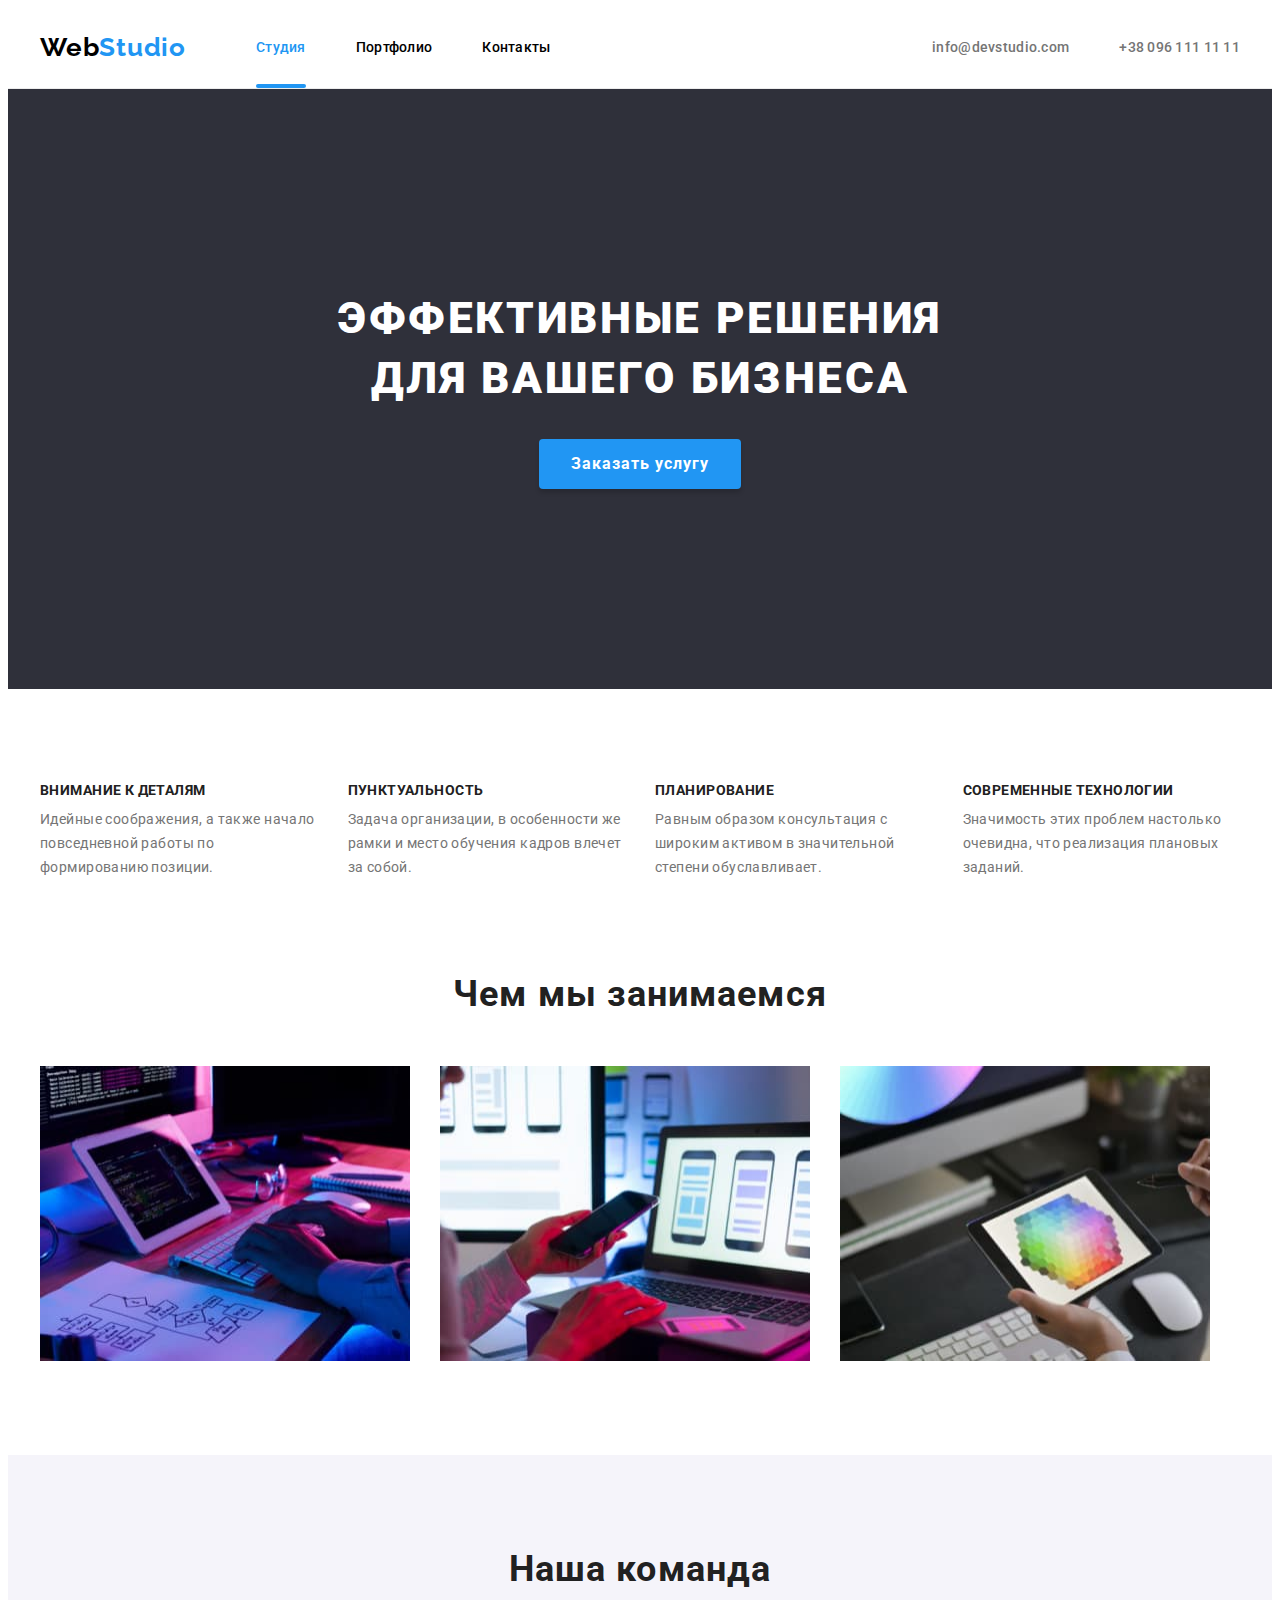
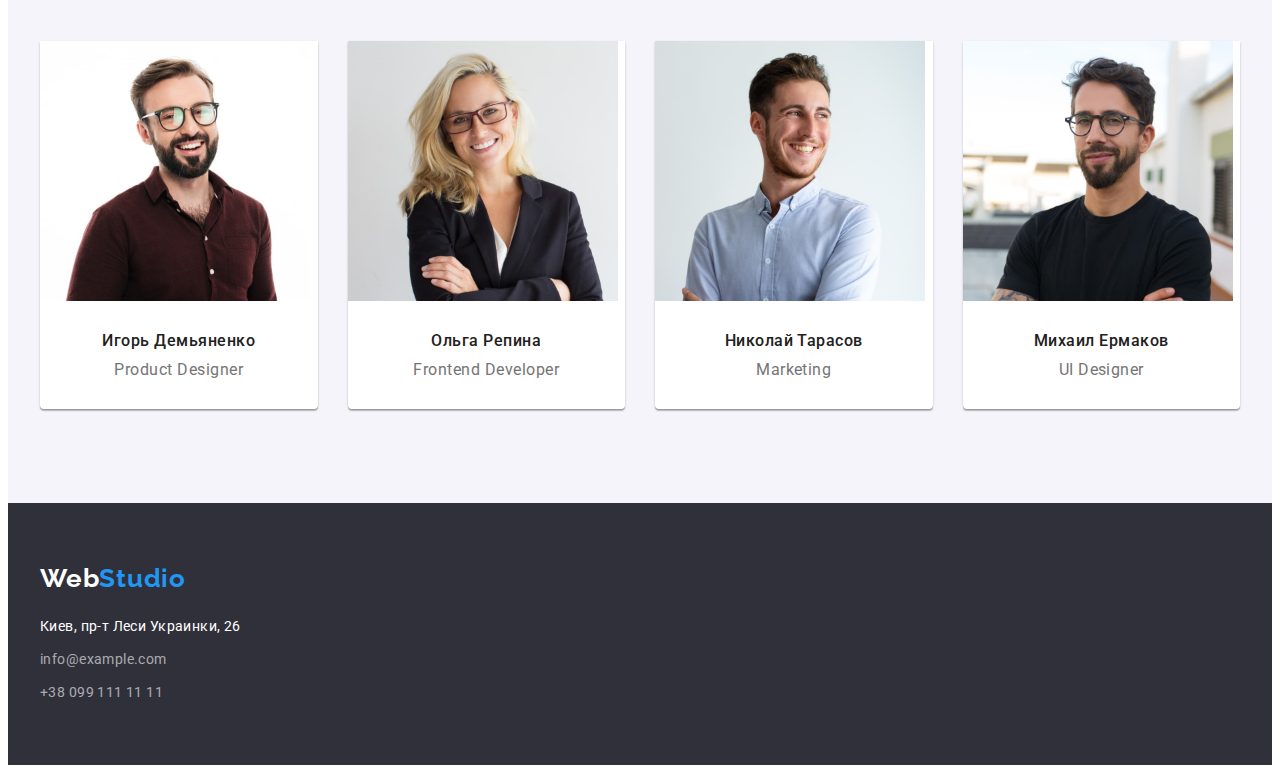
<file: index.html>
<!DOCTYPE html>
<html lang="ru">
<head>
    <meta charset="UTF-8">
    <meta http-equiv="X-UA-Compatible" content="IE=edge">
    <meta name="viewport" content="width=device-width, initial-scale=1.0">
    <title>WebStudio</title>
    <link rel="preconnect" href="https://fonts.gstatic.com">
    <link href="https://fonts.googleapis.com/css2?family=Raleway:wght@700&family=Roboto:wght@400;500;700;900&display=swap"
        rel="stylesheet">
    <link rel="stylesheet" href="https://cdnjs.cloudflare.com/ajax/libs/modern-normalize/1.0.0/modern-normalize.min.css"
       integrity="sha512-ISS7cAi1PEhQ8jnbJpJZMd29NlhNj4AWYyLOSp2CE/CsHxTCu+r+t0D2yoJudVrd0/8fTVPUVDzY5Tvli75u/g=="
       crossorigin="anonymous" referrerpolicy="no-referrer" />
    <link rel="stylesheet" href="./css/styles.css">
</head>
<body>
    <!--header-->
    <header class="header">
        <div class="contanier header-contanier">
            <nav class="navigation">
                <a class="logo-link link" href="./index.html" lang="en"><span class="logo-1 link">Web</span>Studio</a>
                <ul class="menu list">
                    <li class="menu-item">
                        <a class="menu-link link current" href="./index.html">Студия</a>
                    </li>
                    <li class="menu-item">
                        <a class="menu-link link" href="./portfolio.html">Портфолио</a>
                    </li>
                    <li class="menu-item">
                        <a class="menu-link link" href="#page_bottom">Контакты</a>
                    </li>
                </ul>
            </nav>
            <ul class="header-contact list">
                <li class="header-contact-item">
                    <a class="header-contact-link link" href="mailto:info@devstudio.com">info@devstudio.com</a>
                </li>
                <li class="header-contact-item">
                    <a class="header-contact-link link" href="tel:+380961111111">+38 096 111 11 11</a>
                </li>
            </ul>
        </div>
    </header>
    <main>
    <!--section hero-->
        <section class="hero">
            <div class="contanier">
                <h1 class="hero-title">Эффективные решения для вашего бизнеса</h1>
                <button class="modal-btn" type="button">Заказать услугу</button>
            </div>
        </section>
    <!--skills company-->
        <section class="skills">
            <div class="contanier">
                <h2 class="hiden-title">Особенности компании</h2>
                <ul class="skills-list list">
                    <li class="skills-list-item">
                        <h3 class="skills-list-title">Внимание к деталям</h3>
                        <p class="skills-list-text">Идейные соображения, а также начало повседневной работы по формированию позиции.</p>
                    </li>
                    <li class="skills-list-item">
                        <h3 class="skills-list-title">Пунктуальность</h3>
                        <p class="skills-list-text">Задача организации, в особенности же рамки и место обучения кадров влечет за собой.</p>
                    </li>
                    <li class="skills-list-item">
                        <h3 class="skills-list-title">Планирование</h3>
                        <p class="skills-list-text">Равным образом консультация с широким активом в значительной степени обуславливает.</p>
                    </li>
                    <li class="skills-list-item">
                        <h3 class="skills-list-title">Современные технологии</h3>
                        <p class="skills-list-text">Значимость этих проблем настолько очевидна, что реализация плановых заданий.</p>
                    </li>
                </ul>
            </div>
        </section>
    <!--pictures-->
        <section class="pictures">
            <div class="contanier">
                <h2 class="pictures-title">Чем мы занимаемся</h2>
                <ul class="pictures-list list">
                    <li class="pictures-list-item">
                        <img class="pictures-list-item-img" src="./images/about/about-img-1.jpg" alt="сотрудник набирает текст" width="370"
                            height="295">
                    </li>
                    <li class="pictures-list-item">
                        <img class="pictures-list-item-img" src="./images/about/about-img-2.jpg" alt="сотрудник работает с смартфоном" width="370"
                            height="295">
                    </li>
                    <li class="pictures-list-item">
                        <img class="pictures-list-item-img" src="./images/about/about-img-3.jpg" alt="сотрудник работает с планшетом" width="370"
                            height="295">
                    </li>
                </ul>
                </div>
            </section>
    <!--team-->
        <section class="team">
            <div class="contanier">
            <h2 class="team-title">Наша команда</h2>
            <ul class="team-list flex list">
                <li class="team-list-item">
                    <img class="team-list-item-img" src="./images/team/img.jpg" alt="Игорь Демьяненко" width="270" height="260">
                    <div class="team-list-content">
                       <h3 class="team-list-item-name">Игорь Демьяненко</h3>
                       <p class="team-list-item-position" lang="en">Product Designer</p>
                    </div>
                </li>
                <li class="team-list-item">
                    <img class="team-list-item-img" src="./images/team/img-1.jpg" alt="Ольга Репина" width="270" height="260">
                    <div class="team-list-content">
                       <h3 class="team-list-item-name">Ольга Репина</h3>
                       <p class="team-list-item-position" lang="en">Frontend Developer</p>
                    </div>
                </li>
                <li class="team-list-item">
                    <img class="team-list-item-img" src="./images/team/img-2.jpg" alt="Николай Тарасов" width="270" height="260">
                    <div class="team-list-content">
                       <h3 class="team-list-item-name">Николай Тарасов</h3>
                       <p class="team-list-item-position" lang="en">Marketing</p>
                    </div>
                </li>
                <li class="team-list-item">
                    <img class="team-list-item-img" src="./images/team/img-3.jpg" alt="Михаил Ермаков" width="270" height="260">
                    <div class="team-list-content">
                       <h3 class="team-list-item-name">Михаил Ермаков</h3>
                       <p class="team-list-item-position" lang="en">UI Designer</p>
                    </div>
                </li>
            </ul>
            </div>
        </section>
    </main>
    <!--footer-->
    <footer class="footer">
        <div class="contanier">
            <a class="logo-link-footer link" href="./index.html" lang="en"><span
                    class="logo-2-footer">Web</span>Studio</a>
                <address class="address-link">
                <ul id="page_bottom" class="footer-address list">
                    <li class="address-list-item">
                        <a class="address-link-map link" href="https://goo.gl/maps/nFPgF8o5voA4oPt57" target="_blank"
                            rel="noopener noreferrer">
                            Киев, пр-т Леси Украинки, 26</a>
                    </li>
                    <li class="address-list-item">
                        <a class="address-contact-link link" href="mailto:info@example.com">info@example.com</a>
                    </li>
                    <li class="address-list-item">
                        <a class="address-contact-link link" href="tel:+380991111111">+38 099 111 11 11</a>
                    </li>
                </ul>
            </address>
        </div>
    </footer>
</body>
</html>
</file>
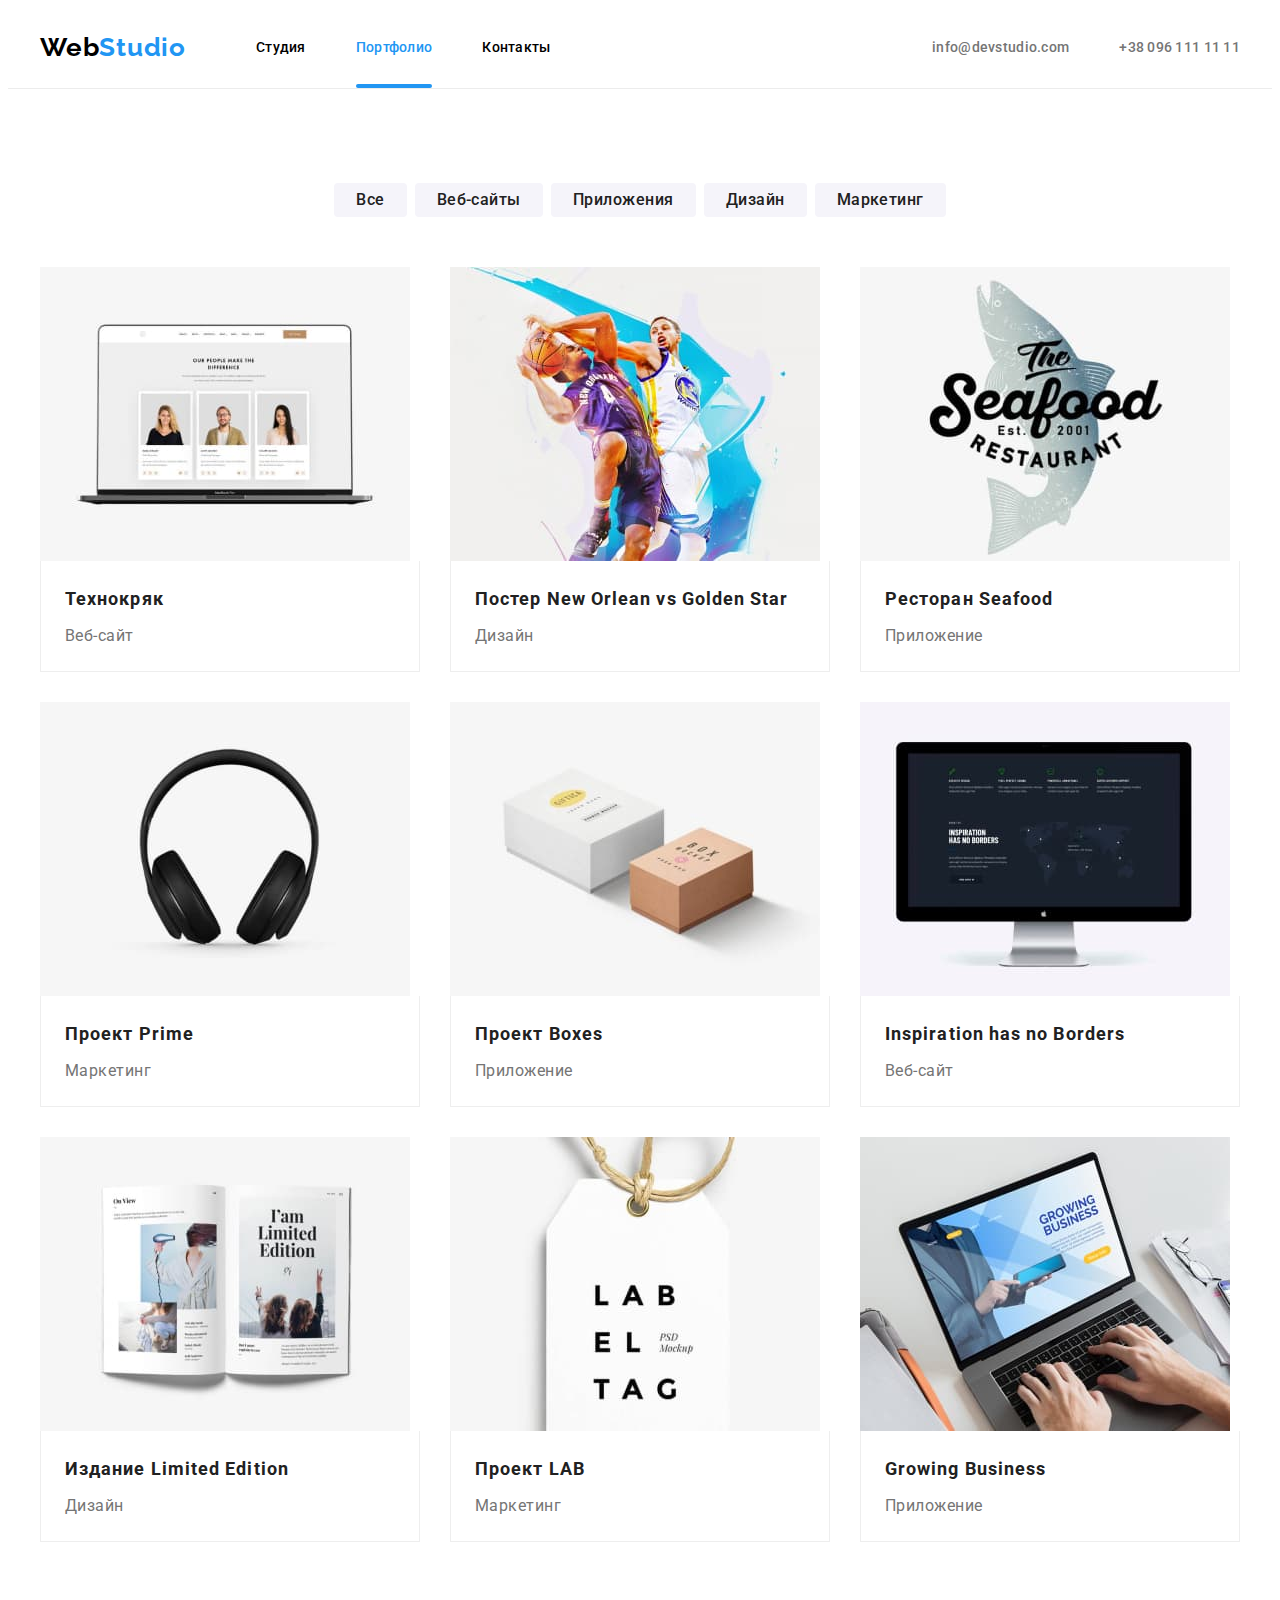
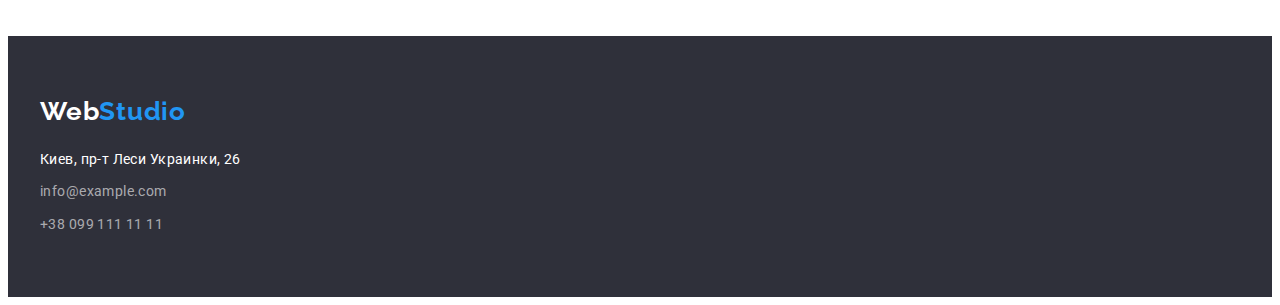
<file: portfolio.html>
<!DOCTYPE html>
<html lang="ru">
<head>
    <meta charset="UTF-8">
    <meta http-equiv="X-UA-Compatible" content="IE=edge">
    <meta name="viewport" content="width=device-width, initial-scale=1.0">
    <title>Portfolio</title>
    <link rel="preconnect" href="https://fonts.gstatic.com">
    <link href="https://fonts.googleapis.com/css2?family=Raleway:wght@700&family=Roboto:wght@400;500;700;900&display=swap"
        rel="stylesheet">
    <link rel="stylesheet" href="https://cdnjs.cloudflare.com/ajax/libs/modern-normalize/1.0.0/modern-normalize.css"
        integrity="sha512-Zx6MlUMKSVJoQ+83OwhdILe8cSEsCzfqThJd7J/VA2UrK6Ctj85p+xzqfyuNXE5B1k25uUdmJ2OzItbBy9GHAQ=="
        crossorigin="anonymous" />
    <link rel="stylesheet" href="./css/styles.css">
</head>
<body>
    <!--header portfolio-->
    <header class="header">
        <div class="contanier header-contanier">
        <nav class="navigation">
            <a class="logo-link link" href="./index.html" lang="en"><span class="logo-1 link">Web</span>Studio</a>
            <ul class="menu list">
                <li class="menu-item">
                    <a class="menu-link link" href="./index.html">Студия</a>
                </li>
                <li class="menu-item">
                    <a class="menu-link link current" href="./portfolio.html">Портфолио</a>
                </li>
                <li class="menu-item">
                    <a class="menu-link link" href="#page_bottom">Контакты</a>
                </li>
            </ul>
        </nav>
        <ul class="header-contact list">
            <li class="header-contact-item">
                <a class="header-contact-link link" href="mailto:info@devstudio.com">info@devstudio.com</a>
            </li>
            <li class="header-contact-item">
                <a class="header-contact-link link" href="tel:+380961111111">+38 096 111 11 11</a>
            </li>
        </ul>
        </div>
    </header>
    <main>
        <!--section hero-->
        <section class="portfolio">
            <div class="contanier">
                <h2 class="hiden-title">Portfolio</h2>            
                <ul class="filter-options flex list">
                    <li class="filter-item-options">
                        <button type="button" class="filter-item">Все</button>                        
                    </li>
                    <li class="filter-item-options">
                        <button type="button" class="filter-item">Веб-сайты</button>
                    </li>
                    <li class="filter-item-options">
                        <button type="button" class="filter-item">Приложения</button>
                    </li>
                    <li class="filter-item-options">
                        <button type="button" class="filter-item">Дизайн</button>
                    </li>
                    <li class="filter-item-options">
                        <button type="button" class="filter-item">Маркетинг</button>
                    </li>
                </ul>
                <ul class="project flex list">
                    <li class="project-item">
                        <a href="" class="project-foto link">
                            <img class="project-thumbnail" src="./images/Portfolio/foto-1.jpg" alt="Технокряк" width="370" height="294">
                            <div class="project-heading-content">
                            <h2 class="project-heading">Технокряк</h2>
                            <p class="project-description">Веб-сайт</p>
                            </div>
                        </a>
                    </li>
                    <li class="project-item">
                        <a href="" class="project-foto link">
                            <img class="project-thumbnail" src="./images/Portfolio/foto-2.jpg" alt="Постер New Orlean vs Golden Star" width="370" height="294">
                            <div class="project-heading-content">
                            <h2 class="project-heading">Постер New Orlean vs Golden Star</h2>
                            <p class="project-description">Дизайн</p>
                            </div>
                        </a>
                    </li>
                    <li class="project-item">
                        <a href="" class="project-foto link">
                            <img class="project-thumbnail" src="./images/Portfolio/foto-3.jpg" alt="Ресторан Seafood" width="370" height="294">
                            <div class="project-heading-content">
                            <h2 class="project-heading">Ресторан Seafood</h2>
                            <p class="project-description">Приложение</p>
                            </div>
                        </a>
                    </li>
                    <li class="project-item">
                        <a href="" class="project-foto link">
                            <img class="project-thumbnail" src="./images/Portfolio/foto-4.jpg" alt="Проект Prime" width="370" height="294">
                            <div class="project-heading-content">
                            <h2 class="project-heading">Проект Prime</h2>
                            <p class="project-description">Маркетинг</p> 
                            </div>
                        </a>
                    </li>
                    <li class="project-item">
                        <a href="" class="project-foto link">
                            <img class="project-thumbnail" src="./images/Portfolio/foto-5.jpg" alt="Проект Boxes" width="370" height="294">
                            <div class="project-heading-content">
                            <h2 class="project-heading">Проект Boxes</h2>
                            <p class="project-description">Приложение</p>
                            </div>
                        </a>                        
                    </li>
                    <li class="project-item">
                        <a href="" class="project-foto link">
                            <img class="project-thumbnail" src="./images/Portfolio/foto-6.jpg" alt="Inspiration has no Borders" width="370" height="294">
                            <div class="project-heading-content">
                            <h2 class="project-heading">Inspiration has no Borders</h2>
                            <p class="project-description">Веб-сайт</p>
                            </div>
                        </a>
                    </li>
                    <li class="project-item">
                        <a href="" class="project-foto link">
                            <img class="project-thumbnail" src="./images/Portfolio/foto-7.jpg" alt="Издание Limited Edition" width="370" height="294">
                            <div class="project-heading-content">
                            <h2 class="project-heading">Издание Limited Edition</h2>
                            <p class="project-description">Дизайн</p>
                            </div>
                        </a>
                    </li>                                                                                                       
                    <li class="project-item">
                        <a href="" class="project-foto link">
                            <img class="project-thumbnail" src="./images/Portfolio/foto-8.jpg" alt="Проект LAB" width="370" height="294">
                            <div class="project-heading-content">
                            <h2 class="project-heading">Проект LAB</h2>
                            <p class="project-description">Маркетинг</p>
                            </div>
                        </a>                            
                    </li>
                    <li class="project-item">
                        <a href="" class="project-foto link">
                            <img class="project-thumbnail" src="./images/Portfolio/foto-9.jpg" alt="Growing Business" width="370" height="294">
                            <div class="project-heading-content">
                            <h2 class="project-heading">Growing Business</h2>
                            <p class="project-description">Приложение</p>
                            </div>                            
                        </a>                            
                    </li>
                </ul>
            </div>
        </section>
    </main>
    <!--footer-->
    <footer class="footer">
        <div class="contanier">
            <a class="logo-link-footer link" href="./index.html" lang="en"> <span
                    class="logo-2-footer">Web</span>Studio</a>
                <address class="address-link">
                <ul id="page_bottom" class="footer-address list">
                    <li class="address-list-item">
                        <a class="address-link-map link" href="https://goo.gl/maps/nFPgF8o5voA4oPt57" target="_blank"
                            rel="noopener noreferrer">
                            Киев, пр-т Леси Украинки, 26</a>
                    </li>
                    <li class="address-list-item">
                        <a class="address-contact-link link" href="mailto:info@example.com">info@example.com</a>
                    </li>
                    <li class="address-list-item">
                        <a class="address-contact-link link" href="tel:+380991111111">+38 099 111 11 11</a>
                    </li>
                </ul>
            </address>
        </div>
    </footer>
</body>
</html>
</file>
<file: css/styles.css>
/*========general style========*/
:root {
  --main-color: #212121;
  --logo-color: #000000;
  --text-color: #757575;
  --accent-color: #2196f3;
  --footer-background-color: #2f303a;
  --body-background-color: #ffffff;
  --background-color: #f5f4fa;
  --white-contacts-color: rgba(255, 255, 255, 0.6);
  --border-color: rgba(238, 238, 238, 1);
}
/*===== Плавный скрол header&footer ====*/
html {
  scroll-behavior: smooth;
}
h1,
h2,
h3,
h4,
h5,
h6,
p,
ul,
li {
  margin: 0;
  padding: 0;
}
img {
  display: block;
}
.list {
  list-style: none;
}
.link {
  text-decoration: none;
}
.flex {
  display: flex;
}
.section {
  padding-top: 94px;
  padding-bottom: 94px;
}
.skills {
  padding-top: 94px;
  padding-bottom: 47px;
}
.contanier {
  width: 1200px;
  padding-left: 15px;
  padding-right: 15px;
  margin-left: auto;
  margin-right: auto;
}
body {
  font-family: 'Roboto', sans-serif;
  font-style: normal;
  font-weight: normal;
  font-size: 14px;
  line-height: 1.71;
  letter-spacing: 0.03em;
  color: var(--text-color);
}
.hiden-title {
  position: absolute;
  width: 1px;
  height: 1px;
  margin: -1px;
  border: 0;
  padding: 0;
  white-space: nowrap;
  clip-path: inset(100%);
  clip: rect(0 0 0 0);
  overflow: hidden;
}
.header-contact-link:hover,
.header-contact-link:focus,
.menu-link:hover,
.menu-link:focus,
.menu-link.current,
.address-link:hover,
.address-link:focus,
.address-contact-link:hover,
.address-contact-link:focus {
  color: var(--accent-color);
}
.hero-title,
.hero {
  text-align: center;

  margin: 0 auto;
  background-color: var(--footer-background-color);
}
.header {
  border-bottom: 1px solid #ececec;
  background-color: var(--body-background-color);
}
.team {
  text-align: center;
  padding-top: 94px;
  padding-bottom: 94px;
  background-color: var(--background-color);
}
.portfolio {
  padding-top: 94px;
  padding-bottom: 94px;
}
.pictures-title,
.team-title {
  margin-bottom: 50px;
}
/*=====end general style========*/

/*========= header ==========*/
.header {
  padding-top: 24px;
  padding-bottom: 25px;
}
.logo-link {
  font-family: 'Raleway', sans-serif;
  font-weight: 700;
  font-size: 26px;
  line-height: 1.19;
  letter-spacing: 0.03em;
  color: var(--accent-color);
  margin-right: 70px;
}
.logo-1 {
  font-family: 'Raleway', sans-serif;
  font-weight: 700;
  font-size: 26px;
  line-height: 1.19;
  letter-spacing: 0.03em;
  color: var(--logo-color);
}
.header-contanier {
  display: flex;
  justify-content: space-between;
}
.navigation {
  display: flex;
  align-items: center;
}
.menu-item:not(:last-child) {
  margin-right: 50px;
}
.menu {
  display: flex;
  align-items: center;
}
.current {
  position: relative;
  color: var(--accent-color);
}
.current::after {
  content: '';
  position: absolute;
  width: 100%;
  height: 4px;
  top: 77px;
  left: 0px;

  border-radius: 2px;

  background-color: var(--accent-color);
}
.menu-link {
  padding-top: 32px;
  padding-bottom: 32px;

  font-family: inherit;
  font-weight: 500;
  font-size: 14px;
  line-height: 1.14;
  letter-spacing: 0.02em;
  color: var(--logo-color);
}
.header-contact {
  display: flex;
  align-items: center;
}
.header-contact-item:not(:last-child) {
  margin-right: 50px;
  justify-content: space-between;
}
.header-contact-link {
  font-family: inherit;
  font-weight: 500;
  font-size: 14px;
  line-height: 1.14;
  letter-spacing: 0.02em;
  color: var(--text-color);
}
/*==========end header=========*/

/*============hero=============*/
.hero {
  background-color: #2f303a;
  padding-top: 200px;
  padding-bottom: 200px;
}
.hero .container {
  text-align: center;
}

.hero-title {
  font-weight: 900;
  font-size: 44px;
  line-height: 1.36;
  text-align: center;
  letter-spacing: 0.06em;
  text-transform: uppercase;
  color: var(--body-background-color);
  width: 696px;
  margin-left: auto;
  margin-right: auto;
  margin-bottom: 30px;
}
.project {
  flex-wrap: wrap;
  align-items: flex-start;
  margin-top: -30px;
  margin-left: -30px;
}
.project-item {
  display: block;
  width: calc((100% - 90px) / 3);
  margin-top: 30px;
  margin-left: 30px;
}
.project-item:hover {
  box-shadow: 0px 1px 1px rgba(0, 0, 0, 0.12), 0px 4px 4px rgba(0, 0, 0, 0.06),
    1px 4px 6px rgba(0, 0, 0, 0.16);
}
.project-heading-content {
  padding-top: 20px;
  padding-bottom: 20px;
  padding-left: 24px;
  padding-right: 24px;
  border-right: 1px solid #eeeeee;
  border-bottom: 1px solid #eeeeee;
  border-left: 1px solid #eeeeee;
}
.project-heading {
  font-family: inherit;
  font-weight: 700;
  font-size: 18px;
  line-height: 2;
  letter-spacing: 0.06em;
  color: var(--main-color);
  margin-bottom: 4px;
}
.project-description {
  font-family: inherit;
  font-size: 16px;
  line-height: 1.87;
  letter-spacing: 0.03em;
  color: var(--text-color);
}
.modal-btn {
  font-family: inherit;
  font-weight: 700;
  font-size: 16px;
  line-height: 1.87;
  letter-spacing: 0.06em;
  color: var(--body-background-color);
  background: var(--accent-color);
  cursor: pointer;
  display: inline-block;
  padding: 10px 32px;
  border: transparent;
  border-radius: 4px;
  box-shadow: 0px 4px 4px rgba(0, 0, 0, 0.15);
}

.modal-btn:hover,
.modal-btn:focus {
  color: var(--logo-color);
}
.filter-options {
  justify-content: center;
  flex-wrap: wrap;
  margin-top: -8px;
  margin-left: -8px;
  margin-bottom: 50px;
}
.filter-item-options {
  margin-top: 8px;
  margin-left: 8px;
  color: var(--logo-color);
}
.filter-item {
  color: var(--logo-color);
}
.filter-item:hover,
.filter-item:focus {
  background: var(--accent-color);
  color: var(--background-color);
}
.filter-item {
  font-family: inherit;
  font-weight: 500;
  font-size: 16px;
  line-height: 1.62;
  text-align: center;
  letter-spacing: 0.03em;
  color: var(--main-color);
  background-color: var(--background-color);
  display: inline-block;
  border: transparent;
  border-radius: 4px;
  padding-top: 4px;
  padding-bottom: 4px;
  padding-left: 22px;
  padding-right: 22px;
  cursor: pointer;
}
/*============end hero=========*/

/*=======skills company========*/
.skills-list {
  display: flex;
  padding-bottom: 0;
  margin-top: -30px;
  margin-left: -30px;
}
.skills-list-item {
  /* width: 270px; */
  width: calc((100% - 120px) / 4);
  margin-top: 30px;
  margin-left: 30px;
}
.skills-list-title {
  font-family: inherit;
  font-weight: 700;
  font-size: 14px;
  line-height: 1.14;
  letter-spacing: 0.03em;
  text-transform: uppercase;
  color: var(--main-color);
  margin-bottom: 10px;
}
.skills-list-text {
  font-family: inherit;
  font-weight: 400;
  font-size: 14px;
  line-height: 1.71;
  letter-spacing: 0.03em;
  color: var(--text-color);
}
/*=====end skills company======*/

/*========pictures=============*/
.pictures {
  text-align: center;
  padding-top: 47px;
  padding-bottom: 94px;
}
.pictures-list {
  flex-basis: calc((100% - 90px) / 3);
  display: flex;
  flex-wrap: wrap;
  margin-left: -30px;
  margin-top: -30px;
}
.pictures-list-item {
  margin-left: 30px;
  margin-top: 30px;
}
.pictures-title {
  font-family: inherit;
  font-weight: 700;
  font-size: 36px;
  line-height: 1.16;
  letter-spacing: 0.03em;
  color: var(--main-color);
}
/*=====end pictures============*/
/*=========team================*/
.team-list {
  flex-wrap: wrap;
  align-items: flex-start;
  margin-left: -30px;
  margin-top: -30px;
}
.team-list-item {
  width: calc((100% - 120px) / 4);
  margin-left: 30px;
  margin-top: 30px;
  background: #ffffff;
  box-shadow: 0px 1px 3px rgba(0, 0, 0, 0.12), 0px 1px 1px rgba(0, 0, 0, 0.14),
    0px 2px 1px rgba(0, 0, 0, 0.2);
  border-radius: 0px 0px 4px 4px;
}
.team-title {
  font-family: inherit;
  font-weight: 700;
  font-size: 36px;
  line-height: 1.16;
  letter-spacing: 0.03em;
  color: var(--main-color);
}
.team-list-item-name {
  font-family: inherit;
  font-weight: 500;
  font-size: 16px;
  line-height: 1.19;
  letter-spacing: 0.03em;
  color: var(--main-color);
  margin-bottom: 10px;
}
.team-list-content {
  padding: 30px;
}
.team-list-item-position {
  font-family: inherit;
  font-weight: 400;
  font-size: 16px;
  line-height: 1.19;
  letter-spacing: 0.03em;
  color: var(--text-color);
}
/*=========end team============*/

/*==========footer=============*/
.footer {
  padding-top: 60px;
  padding-bottom: 60px;
  background-color: var(--footer-background-color);
}
.logo-link-footer {
  font-family: 'Raleway', sans-serif;
  font-weight: 700;
  font-size: 26px;
  line-height: 1.19;
  letter-spacing: 0.03em;
  color: var(--accent-color);
}
.logo-2-footer {
  font-family: 'Raleway', sans-serif;
  font-weight: 700;
  font-size: 26px;
  line-height: 1.19;
  letter-spacing: 0.03em;
  color: var(--body-background-color);
}
.address-link {
  max-width: 240px;
  margin-top: 20px;
}
.address-link-map {
  font-family: inherit;
  font-style: normal;

  font-size: 14px;
  line-height: 1.71;
  letter-spacing: 0.03em;
  color: var(--body-background-color);
}
.address-list-item {
  display: inline-block;
  margin-bottom: 9px;
}
.address-list-item:last-child {
  margin-bottom: 0;
}
.address-contact-link {
  font-family: inherit;
  font-style: normal;
  font-weight: normal;
  font-size: 14px;
  line-height: 1.71;
  letter-spacing: 0.03em;
  color: var(--white-contacts-color);
}
/*======= end footer=============*/
</file>
